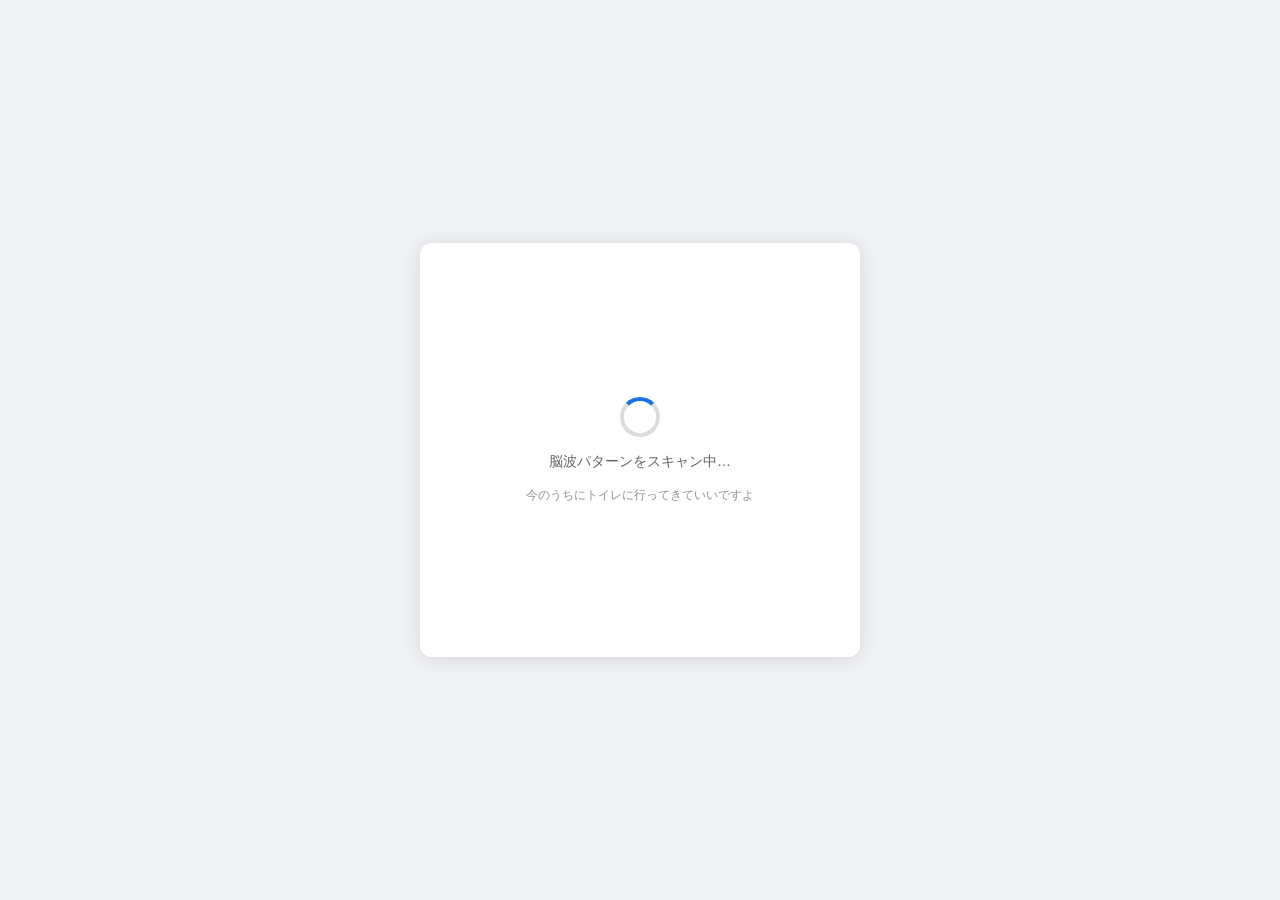
<file: index.html>
<!DOCTYPE html>
<html lang="ja" data-theme="light">
<head>
<meta charset="UTF-8">
<meta name="viewport" content="width=device-width, initial-scale=1.0">
<title>私はロボットではありません</title>
<link rel="stylesheet" href="style.css">
</head>
<body>

<div class="container" id="app">
  <button class="theme-toggle" id="themeToggle">🌙</button>
  <h1>私はロボットではありません</h1>
  <div class="badge">🔒 reCAPTCHA v3.14（嘘）</div>

  <div id="captchaArea">
    <div class="test-label" id="testLabel"></div>
    <div class="captcha-box" id="captchaBox">
      <div class="timer-bar"><div class="timer-bar-inner" id="timerBar"></div></div>
      <div class="prompt" id="prompt"></div>
      <div class="image-grid" id="grid"></div>
      <button class="verify-btn" id="verifyBtn" disabled>確認</button>
    </div>
    <div class="counter" id="counter">1 回目の挑戦</div>
    <div class="stats" id="stats"></div>
    <div class="human-meter" id="humanMeter">
      <span>👤 人間度</span>
      <div class="meter-bar"><div class="meter-bar-inner" id="meterInner" style="width:0%"></div></div>
    </div>
    <div class="message" id="message"></div>
    <button class="give-up-btn" id="giveUpBtn">人間じゃなくてもいいや</button>
  </div>

  <div class="final-message" id="finalMessage">
    <div class="big">🎉</div>
    <div class="text">ついに人間になりました！</div>
    <div class="sub">おめでとうございます。あなたは正式にホモ・サピエンスとして認定されました。</div>
  </div>

  <div class="fake-popup" id="fakePopup">
    <div class="popup-content">
      <div class="popup-title" id="popupTitle">⚠️ 警告</div>
      <div class="popup-body" id="popupBody">エラーが発生しました。</div>
      <button class="popup-btn" id="popupBtn">OK</button>
    </div>
  </div>

  <div class="reset-link"><a id="resetLink">最初からやり直す</a></div>

  <div class="loading-overlay" id="loadingOverlay">
    <div class="spinner"></div>
    <div class="loading-text" id="loadingText">分析中…</div>
    <div class="loading-sub" id="loadingSub"></div>
  </div>
</div>

<div class="confetti-container" id="confettiContainer"></div>

<script src="script.js"></script>
</body>
</html>
</file>
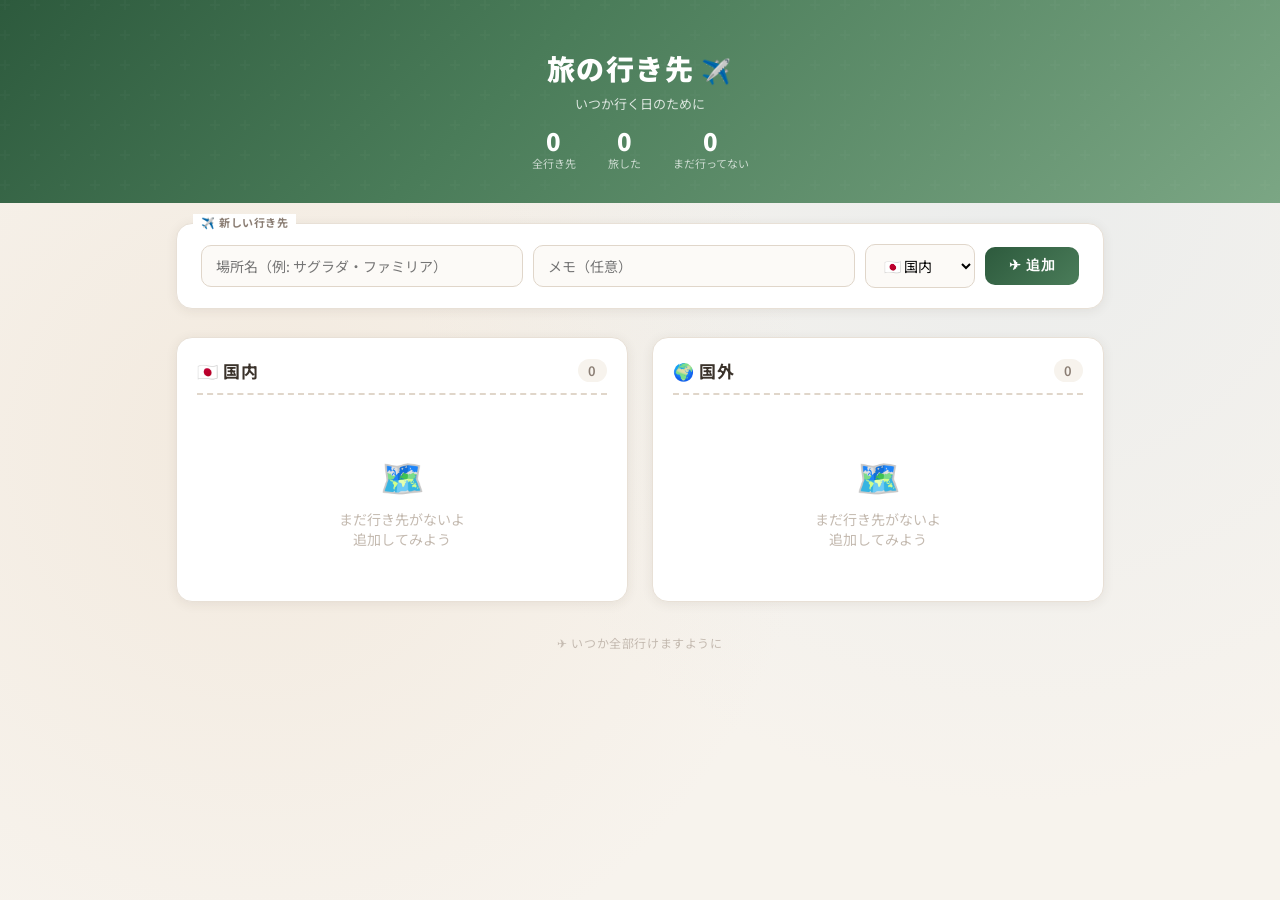
<file: wishlist.html>
<!DOCTYPE html>
<html lang="ja">
<head>
<meta charset="UTF-8">
<meta name="viewport" content="width=device-width, initial-scale=1.0">
<title>旅の行き先リスト</title>
<style>
@import url('https://fonts.googleapis.com/css2?family=Noto+Sans+JP:wght@400;600;700;900&display=swap');
* { margin: 0; padding: 0; box-sizing: border-box; }
body {
  font-family: 'Noto Sans JP', -apple-system, sans-serif;
  background: #f7f3ed;
  min-height: 100vh;
  color: #3a322a;
  background-image:
    radial-gradient(circle at 20% 50%, rgba(232, 212, 188, 0.3) 0%, transparent 50%),
    radial-gradient(circle at 80% 20%, rgba(188, 212, 232, 0.2) 0%, transparent 50%);
}
.hero {
  background: linear-gradient(135deg, #2d5a3d 0%, #4a7c59 40%, #7ba684 100%);
  padding: 48px 24px 32px;
  text-align: center;
  color: #fff;
  position: relative;
  overflow: hidden;
}
.hero::before {
  content: '';
  position: absolute;
  inset: 0;
  background: url("data:image/svg+xml,%3Csvg width='60' height='60' viewBox='0 0 60 60' xmlns='http://www.w3.org/2000/svg'%3E%3Cg fill='none' fill-rule='evenodd'%3E%3Cg fill='%23ffffff' fill-opacity='0.04'%3E%3Cpath d='M36 34v-4h-2v4h-4v2h4v4h2v-4h4v-2h-4zm0-30V0h-2v4h-4v2h4v4h2V6h4V4h-4zM6 34v-4H4v4H0v2h4v4h2v-4h4v-2H6zM6 4V0H4v4H0v2h4v4h2V6h4V4H6z'/%3E%3C/g%3E%3C/g%3E%3C/svg%3E");
  opacity: 0.5;
}
.hero h1 {
  font-size: 28px;
  font-weight: 900;
  letter-spacing: 0.05em;
  position: relative;
}
.hero h1::after {
  content: ' ✈️';
  font-size: 24px;
}
.hero .sub {
  font-size: 13px;
  opacity: 0.8;
  margin-top: 6px;
  font-weight: 400;
  position: relative;
}
.hero-stats {
  display: flex;
  justify-content: center;
  gap: 32px;
  margin-top: 16px;
  position: relative;
}
.hero-stat { text-align: center; }
.hero-stat-num {
  font-size: 24px;
  font-weight: 900;
  line-height: 1;
}
.hero-stat-label {
  font-size: 11px;
  opacity: 0.7;
  margin-top: 2px;
}
.container { max-width: 960px; margin: 0 auto; padding: 20px 16px 40px; }
.add-form {
  background: #fff;
  border-radius: 16px;
  padding: 20px 24px;
  margin-bottom: 28px;
  box-shadow: 0 2px 12px rgba(58, 50, 42, 0.08);
  border: 1px solid #e8e0d6;
  display: flex;
  gap: 10px;
  flex-wrap: wrap;
  align-items: center;
  position: relative;
}
.add-form::before {
  content: '✈️ 新しい行き先';
  position: absolute;
  top: -10px;
  left: 16px;
  background: #fff;
  padding: 0 8px;
  font-size: 11px;
  font-weight: 700;
  color: #8b7e74;
  letter-spacing: 0.05em;
}
.add-form input, .add-form select {
  padding: 10px 14px;
  border: 1px solid #e0d6ca;
  border-radius: 10px;
  font-size: 14px;
  font-family: inherit;
  outline: none;
  background: #fcfaf7;
  transition: border-color .2s, box-shadow .2s;
}
.add-form input:focus, .add-form select:focus {
  border-color: #4a7c59;
  box-shadow: 0 0 0 3px rgba(74, 124, 89, 0.12);
}
.add-form input { flex: 1; min-width: 160px; }
.add-form select { min-width: 110px; }
.add-btn {
  padding: 10px 24px;
  border: none;
  border-radius: 10px;
  background: linear-gradient(135deg, #2d5a3d, #4a7c59);
  color: #fff;
  font-size: 14px;
  font-weight: 700;
  cursor: pointer;
  transition: transform .15s, box-shadow .15s;
  white-space: nowrap;
  letter-spacing: 0.03em;
}
.add-btn:hover { transform: translateY(-1px); box-shadow: 0 4px 12px rgba(45, 90, 61, 0.3); }
.add-btn:active { transform: translateY(0); }
.sections { display: grid; grid-template-columns: 1fr 1fr; gap: 24px; }
.section {
  background: #fff;
  border-radius: 16px;
  padding: 20px;
  box-shadow: 0 2px 12px rgba(58, 50, 42, 0.08);
  border: 1px solid #e8e0d6;
}
.section-title {
  font-size: 17px;
  font-weight: 700;
  margin-bottom: 14px;
  padding-bottom: 10px;
  border-bottom: 2px dashed #e0d6ca;
  display: flex;
  justify-content: space-between;
  align-items: center;
  letter-spacing: 0.03em;
}
.section-title .count {
  font-size: 13px;
  font-weight: 600;
  color: #8b7e74;
  background: #f7f3ed;
  padding: 2px 10px;
  border-radius: 99px;
}
.place-item {
  display: flex;
  align-items: flex-start;
  gap: 12px;
  padding: 14px 8px;
  border-bottom: 1px solid #f0ece7;
  animation: fadeIn .3s ease;
  transition: background .15s;
  border-radius: 8px;
  margin: 0 -8px;
  padding: 12px 12px;
}
.place-item:hover { background: #fcfaf7; }
.place-item:last-child { border-bottom: none; }
.place-item.visited { opacity: 0.7; }
@keyframes fadeIn {
  from { opacity: 0; transform: translateY(6px); }
  to { opacity: 1; transform: translateY(0); }
}
.place-icon {
  font-size: 22px;
  line-height: 1.4;
  flex-shrink: 0;
  width: 32px;
  text-align: center;
}
.place-body { flex: 1; min-width: 0; }
.place-name {
  font-size: 15px;
  font-weight: 700;
  margin-bottom: 1px;
  display: flex;
  align-items: center;
  gap: 6px;
}
.place-name .visited-stamp {
  font-size: 9px;
  background: #2d5a3d;
  color: #fff;
  padding: 1px 6px;
  border-radius: 3px;
  font-weight: 700;
  letter-spacing: 0.05em;
}
.place-memo { font-size: 12px; color: #a0968a; word-break: break-word; margin-top: 1px; }
.place-date { font-size: 11px; color: #c4bab0; margin-top: 3px; }
.place-actions { display: flex; gap: 2px; flex-shrink: 0; align-items: center; }
.place-actions button {
  background: none;
  border: none;
  cursor: pointer;
  font-size: 15px;
  padding: 4px 6px;
  transition: transform .15s, opacity .15s;
  opacity: 0.35;
  border-radius: 6px;
}
.place-actions button:hover { opacity: 1; transform: scale(1.15); background: #f0ece7; }
.empty-msg {
  text-align: center;
  padding: 40px 0 32px;
  color: #c4bab0;
  font-size: 14px;
}
.empty-msg .big { font-size: 36px; display: block; margin-bottom: 8px; }
.footer-note {
  text-align: center;
  margin-top: 32px;
  font-size: 12px;
  color: #c4bab0;
  letter-spacing: 0.05em;
}
@media (max-width: 640px) {
  .sections { grid-template-columns: 1fr; }
  .add-form { flex-direction: column; }
  .add-form input, .add-form select { width: 100%; }
  .hero { padding: 32px 16px 24px; }
  .hero h1 { font-size: 22px; }
  .hero-stats { gap: 20px; }
}
</style>
</head>
<body>
<div class="hero">
  <h1>旅の行き先</h1>
  <div class="sub">いつか行く日のために</div>
  <div class="hero-stats">
    <div class="hero-stat">
      <div class="hero-stat-num" id="totalCount">0</div>
      <div class="hero-stat-label">全行き先</div>
    </div>
    <div class="hero-stat">
      <div class="hero-stat-num" id="visitedCount">0</div>
      <div class="hero-stat-label">旅した</div>
    </div>
    <div class="hero-stat">
      <div class="hero-stat-num" id="remainingCount">0</div>
      <div class="hero-stat-label">まだ行ってない</div>
    </div>
  </div>
</div>
<div class="container">
  <div class="add-form">
    <input type="text" id="nameInput" placeholder="場所名（例: サグラダ・ファミリア）" autocomplete="off">
    <input type="text" id="memoInput" placeholder="メモ（任意）" autocomplete="off">
    <select id="regionSelect">
      <option value="domestic">🇯🇵 国内</option>
      <option value="international">🌍 国外</option>
    </select>
    <button class="add-btn" id="addBtn">✈ 追加</button>
  </div>
  <div class="sections">
    <div class="section">
      <div class="section-title">
        🇯🇵 国内
        <span class="count" id="domesticCount">0</span>
      </div>
      <div id="domesticList"></div>
    </div>
    <div class="section">
      <div class="section-title">
        🌍 国外
        <span class="count" id="internationalCount">0</span>
      </div>
      <div id="internationalList"></div>
    </div>
  </div>
  <div class="footer-note">✈ いつか全部行けますように</div>
</div>
<script>
const STORAGE_KEY = 'travel_wishlist';
let places = [];
function load() {
  try { places = JSON.parse(localStorage.getItem(STORAGE_KEY)) || []; }
  catch { places = []; }
}
function save() {
  localStorage.setItem(STORAGE_KEY, JSON.stringify(places));
}
function render() {
  const domestic = places.filter(p => p.region === 'domestic');
  const international = places.filter(p => p.region === 'international');
  const visited = places.filter(p => p.visited);
  document.getElementById('domesticList').innerHTML = renderList(domestic);
  document.getElementById('internationalList').innerHTML = renderList(international);
  document.getElementById('domesticCount').textContent = domestic.length;
  document.getElementById('internationalCount').textContent = international.length;
  document.getElementById('totalCount').textContent = places.length;
  document.getElementById('visitedCount').textContent = visited.length;
  document.getElementById('remainingCount').textContent = places.length - visited.length;
}
function renderList(list) {
  if (list.length === 0) {
    return '<div class="empty-msg"><span class="big">🗺️</span>まだ行き先がないよ<br>追加してみよう</div>';
  }
  return list.map((p, idx) => {
    const realIdx = places.indexOf(p);
    const icon = getPlaceIcon(p.name);
    const stamp = p.visited ? '<span class="visited-stamp">VISITED</span>' : '';
    return `
      <div class="place-item${p.visited ? ' visited' : ''}">
        <div class="place-icon">${icon}</div>
        <div class="place-body">
          <div class="place-name">${esc(p.name)} ${stamp}</div>
          ${p.memo ? `<div class="place-memo">${esc(p.memo)}</div>` : ''}
          <div class="place-date">${p.date || ''}</div>
        </div>
        <div class="place-actions">
          <button onclick="toggleVisited(${realIdx})" title="行った/行きたい">${p.visited ? '✅' : '🏷️'}</button>
          <button onclick="removePlace(${realIdx})" title="削除">🗑️</button>
        </div>
      </div>
    `;
  }).join('');
}
function esc(s) {
  const d = document.createElement('div');
  d.textContent = s;
  return d.innerHTML;
}
function getPlaceIcon(name) {
  const s = name.toLowerCase();
  if (s.includes('海') || s.includes('浜') || s.includes(' beach') || s.includes('島')) return '🏖️';
  if (s.includes('山') || s.includes('岳') || s.includes(' mountain') || s.includes('富士')) return '🏔️';
  if (s.includes('寺') || s.includes(' temple') || s.includes('神社') || s.includes(' shrine')) return '⛩️';
  if (s.includes('城') || s.includes(' castle')) return '🏯';
  if (s.includes('塔') || s.includes(' tower') || s.includes('タワー')) return '🗼';
  if (s.includes('公園') || s.includes(' park') || s.includes('庭園')) return '🌳';
  if (s.includes('教会') || s.includes(' church') || s.includes('寺院')) return '⛪';
  if (s.includes('博物館') || s.includes(' museum') || s.includes('美術館')) return '🏛️';
  if (s.includes('駅') || s.includes(' station')) return '🚉';
  if (s.includes('橋') || s.includes(' bridge')) return '🌉';
  const icons = ['📍', '🏝️', '🌲', '🏜️', '🎡', '🏰', '🏠', '🏗️', '🌋', '🏛️'];
  let hash = 0;
  for (let i = 0; i < name.length; i++) hash = ((hash << 5) - hash) + name.charCodeAt(i);
  return icons[Math.abs(hash) % icons.length];
}
function addPlace() {
  const name = document.getElementById('nameInput').value.trim();
  if (!name) return;
  const memo = document.getElementById('memoInput').value.trim();
  const region = document.getElementById('regionSelect').value;
  places.push({
    name, memo, region,
    visited: false,
    date: new Date().toLocaleDateString('ja-JP', { month: 'long', day: 'numeric', year: 'numeric' }),
  });
  save();
  render();
  document.getElementById('nameInput').value = '';
  document.getElementById('memoInput').value = '';
  document.getElementById('nameInput').focus();
}
function toggleVisited(idx) {
  places[idx].visited = !places[idx].visited;
  save();
  render();
}
function removePlace(idx) {
  places.splice(idx, 1);
  save();
  render();
}
document.getElementById('addBtn').addEventListener('click', addPlace);
document.getElementById('nameInput').addEventListener('keydown', (e) => {
  if (e.key === 'Enter') addPlace();
});
load();
render();
</script>
</body>
</html>
</file>
<file: style.css>
:root {
  --bg: #f0f2f5;
  --surface: #fff;
  --surface2: #f8f9fa;
  --border: #dadce0;
  --text: #1a1a1a;
  --text2: #5f6368;
  --primary: #1a73e8;
  --primary-hover: #1557b0;
  --primary-light: #e8f0fe;
  --success: #188038;
  --success-bg: #e6f4ea;
  --danger: #d93025;
  --danger-bg: #fce8e6;
  --shadow: rgba(0,0,0,0.12);
}

[data-theme="dark"] {
  --bg: #1a1a2e;
  --surface: #16213e;
  --surface2: #1a1a2e;
  --border: #2a2a4a;
  --text: #e0e0e0;
  --text2: #9e9e9e;
  --primary: #4fc3f7;
  --primary-hover: #29b6f6;
  --primary-light: #1a2744;
  --success: #66bb6a;
  --success-bg: #1b2e1b;
  --danger: #ef5350;
  --danger-bg: #2e1b1b;
  --shadow: rgba(0,0,0,0.4);
}

* { margin: 0; padding: 0; box-sizing: border-box; }

body {
  font-family: -apple-system, 'Segoe UI', Roboto, Helvetica, Arial, sans-serif;
  background: var(--bg);
  min-height: 100vh;
  display: flex;
  align-items: center;
  justify-content: center;
  transition: background .3s, color .3s;
  color: var(--text);
}

.container {
  background: var(--surface);
  border-radius: 12px;
  box-shadow: 0 2px 20px var(--shadow);
  padding: 40px;
  width: 440px;
  max-width: 94vw;
  text-align: center;
  position: relative;
  transition: background .3s, box-shadow .3s;
}

.theme-toggle {
  position: absolute;
  top: 12px;
  right: 12px;
  background: none;
  border: 1px solid var(--border);
  border-radius: 99px;
  padding: 6px 10px;
  font-size: 16px;
  cursor: pointer;
  color: var(--text);
  transition: all .2s;
}
.theme-toggle:hover { background: var(--primary-light); }

h1 { font-size: 20px; margin-bottom: 8px; }

.badge {
  display: inline-block;
  background: var(--primary-light);
  color: var(--primary);
  font-size: 12px;
  font-weight: 600;
  padding: 4px 12px;
  border-radius: 99px;
  margin-bottom: 20px;
}

.test-label {
  font-size: 11px;
  color: var(--text2);
  margin-bottom: 6px;
  min-height: 1.2em;
}

.captcha-box {
  background: var(--surface2);
  border: 2px solid var(--border);
  border-radius: 8px;
  padding: 24px 16px 16px;
  margin-bottom: 16px;
  transition: border-color .15s, background .3s;
}

.captcha-box.shake {
  animation: shake var(--shake-duration, .3s) ease;
}

@keyframes shake {
  0%,100% { transform: translateX(0); }
  25% { transform: translateX(calc(var(--shake-x, -6px) * -1)); }
  75% { transform: translateX(var(--shake-x, 6px)); }
}

.timer-bar {
  height: 4px;
  background: var(--border);
  border-radius: 2px;
  margin-bottom: 14px;
  overflow: hidden;
}
.timer-bar-inner {
  height: 100%;
  background: var(--primary);
  border-radius: 2px;
  transition: width .1s linear;
  width: 100%;
}
.timer-bar-inner.danger { background: var(--danger); }

.prompt {
  font-size: 15px;
  font-weight: 500;
  color: var(--text);
  margin-bottom: 16px;
  min-height: 1.4em;
}

.image-grid {
  display: grid;
  grid-template-columns: repeat(3, 1fr);
  gap: 8px;
  margin-bottom: 16px;
}

.image-cell {
  aspect-ratio: 1;
  background: var(--surface);
  border: 2px solid var(--border);
  border-radius: 8px;
  display: flex;
  align-items: center;
  justify-content: center;
  font-size: 48px;
  cursor: pointer;
  transition: all .12s;
  user-select: none;
}

.image-cell:hover { border-color: var(--primary); background: var(--primary-light); }
.image-cell.selected { border-color: var(--primary); background: var(--primary-light); box-shadow: 0 0 0 1px var(--primary); }
.image-cell.wrong { border-color: var(--danger); background: var(--danger-bg); animation: shake .3s ease; }
.image-cell.correct { border-color: var(--success); background: var(--success-bg); }

.verify-btn {
  background: var(--primary);
  color: #fff;
  border: none;
  border-radius: 6px;
  padding: 12px 24px;
  font-size: 15px;
  font-weight: 500;
  cursor: pointer;
  width: 100%;
  transition: background .15s;
}
.verify-btn:hover { background: var(--primary-hover); }
.verify-btn:disabled { background: #999; cursor: not-allowed; }

.counter {
  margin-top: 12px;
  font-size: 13px;
  color: var(--text2);
}

.stats {
  display: flex;
  justify-content: center;
  gap: 16px;
  margin-top: 8px;
  font-size: 12px;
  color: var(--text2);
}

.message {
  margin-top: 16px;
  padding: 12px;
  border-radius: 8px;
  font-size: 14px;
  font-weight: 500;
  display: none;
}

.message.show { display: block; }
.message.error { background: var(--danger-bg); color: var(--danger); }
.message.win { background: var(--success-bg); color: var(--success); }

.give-up-btn {
  margin-top: 12px;
  background: none;
  border: none;
  color: var(--text2);
  font-size: 13px;
  cursor: pointer;
  text-decoration: underline;
  padding: 8px;
  display: none;
}
.give-up-btn.show { display: inline-block; }
.give-up-btn:hover { color: var(--text); }

.reset-link { margin-top: 16px; font-size: 13px; }
.reset-link a { color: var(--primary); cursor: pointer; }
.reset-link a:hover { text-decoration: underline; }

.final-message {
  display: none;
  flex-direction: column;
  align-items: center;
  gap: 12px;
}
.final-message.show { display: flex; }
.final-message .big { font-size: 64px; }
.final-message .text { font-size: 18px; font-weight: 600; }
.final-message .sub { font-size: 14px; color: var(--text2); }

/* Loading overlay */
.loading-overlay {
  display: none;
  position: absolute;
  inset: 0;
  background: var(--surface);
  border-radius: 12px;
  align-items: center;
  justify-content: center;
  flex-direction: column;
  gap: 16px;
  z-index: 10;
}
.loading-overlay.show { display: flex; }

.spinner {
  width: 40px; height: 40px;
  border: 4px solid var(--border);
  border-top-color: var(--primary);
  border-radius: 50%;
  animation: spin .8s linear infinite;
}

@keyframes spin { to { transform: rotate(360deg); } }

.loading-text {
  font-size: 14px;
  color: var(--text2);
}

.loading-sub {
  font-size: 12px;
  color: var(--text2);
  opacity: .7;
}

/* Human meter */
.human-meter {
  margin-top: 12px;
  display: none;
  align-items: center;
  gap: 8px;
  font-size: 12px;
  color: var(--text2);
}
.human-meter.show { display: flex; justify-content: center; }

.meter-bar {
  height: 6px;
  width: 100px;
  background: var(--border);
  border-radius: 3px;
  overflow: hidden;
}
.meter-bar-inner {
  height: 100%;
  border-radius: 3px;
  transition: width .5s ease;
  background: linear-gradient(90deg, var(--danger), #ff9800, var(--success));
}

/* Fake popup */
.fake-popup {
  display: none;
  position: fixed;
  inset: 0;
  background: rgba(0,0,0,0.5);
  z-index: 100;
  align-items: center;
  justify-content: center;
  animation: fadeIn .2s ease;
}
.fake-popup.show { display: flex; }

@keyframes fadeIn { from { opacity: 0; } to { opacity: 1; } }

.popup-content {
  background: var(--surface);
  border-radius: 12px;
  padding: 28px 32px 20px;
  width: 340px;
  max-width: 90vw;
  text-align: center;
  box-shadow: 0 8px 40px rgba(0,0,0,0.3);
  animation: popIn .3s ease;
}
@keyframes popIn {
  from { transform: scale(0.8); opacity: 0; }
  to { transform: scale(1); opacity: 1; }
}

.popup-title {
  font-size: 18px;
  font-weight: 700;
  margin-bottom: 12px;
  color: var(--text);
}

.popup-body {
  font-size: 14px;
  color: var(--text2);
  margin-bottom: 20px;
  line-height: 1.5;
}

.popup-btn {
  background: var(--primary);
  color: #fff;
  border: none;
  border-radius: 6px;
  padding: 10px 32px;
  font-size: 14px;
  font-weight: 500;
  cursor: pointer;
  transition: background .15s;
}
.popup-btn:hover { background: var(--primary-hover); }

/* Confetti */
.confetti-container {
  position: fixed;
  inset: 0;
  pointer-events: none;
  z-index: 999;
  overflow: hidden;
}

.confetti-piece {
  position: absolute;
  width: 10px;
  height: 10px;
  top: -10px;
  animation: confettiFall linear forwards;
}

@keyframes confettiFall {
  0% { transform: translateY(0) rotate(0deg); opacity: 1; }
  100% { transform: translateY(100vh) rotate(720deg); opacity: 0; }
}
</file>
